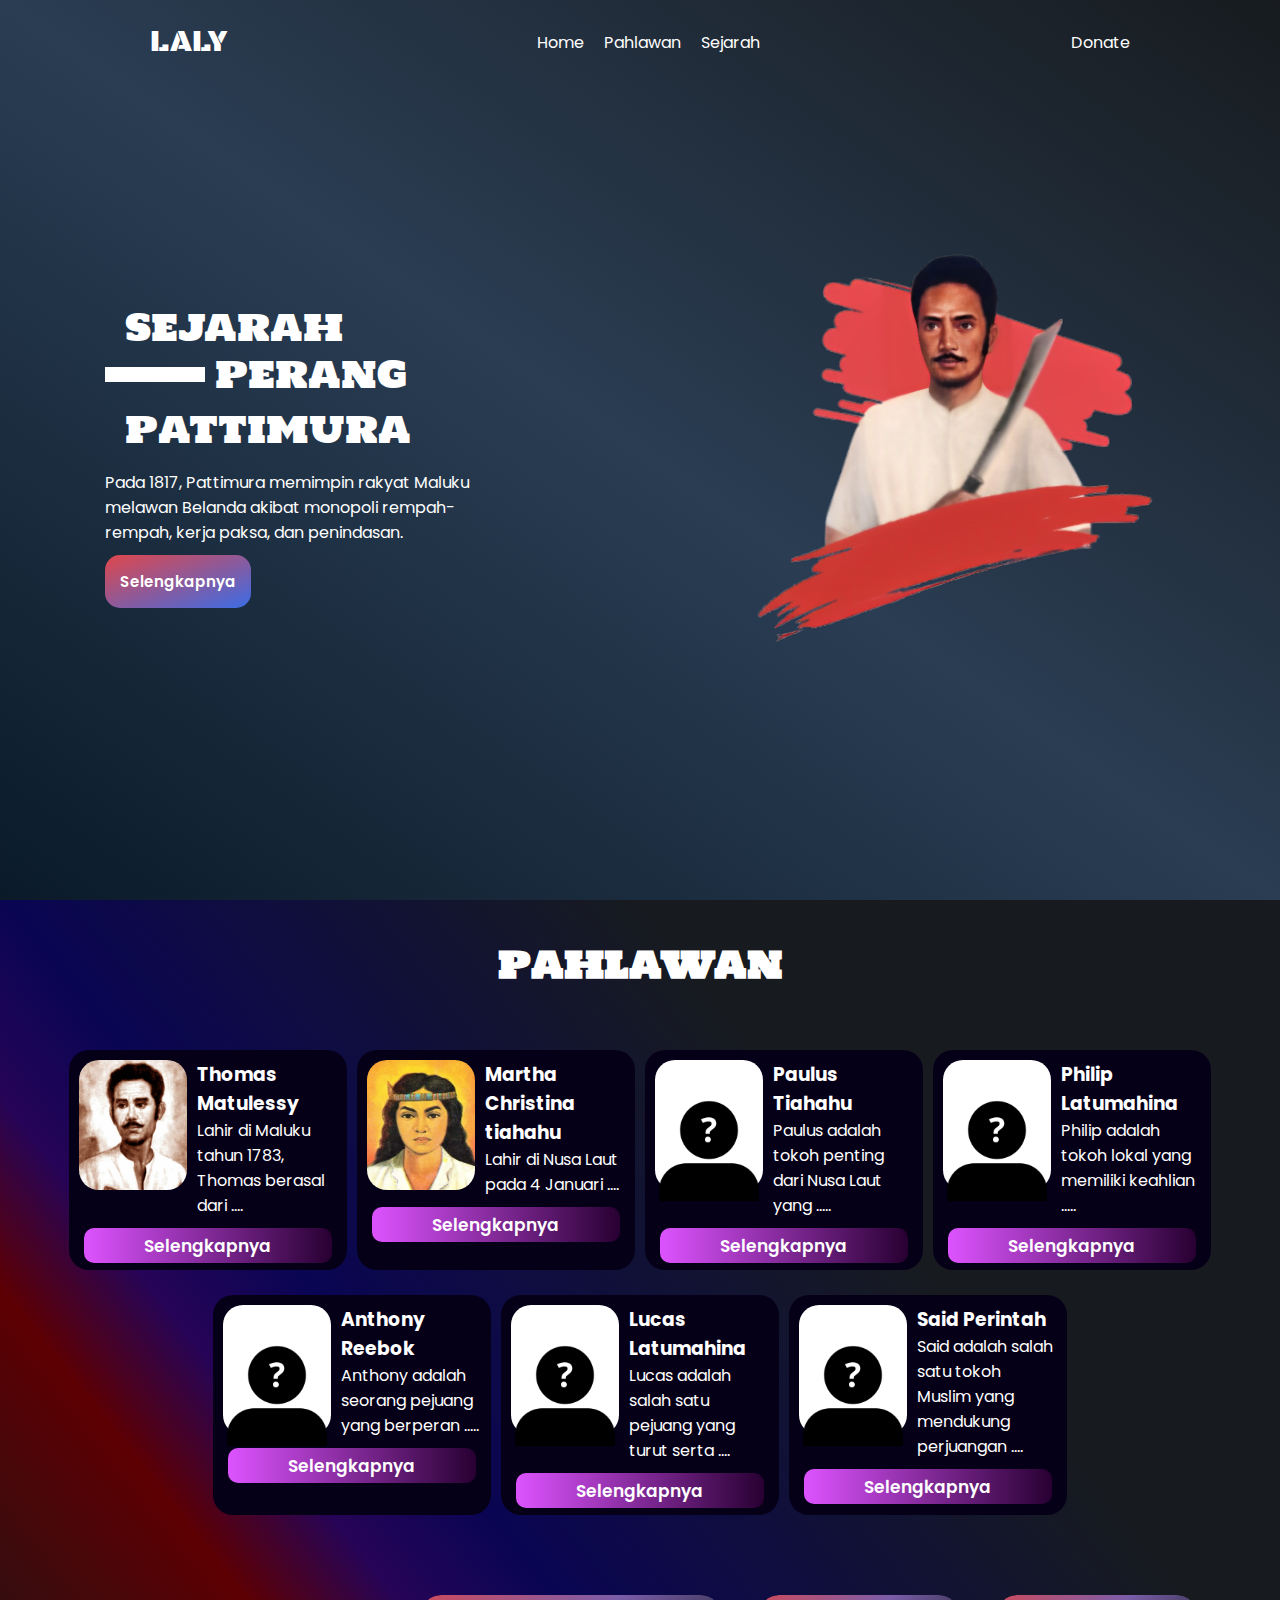
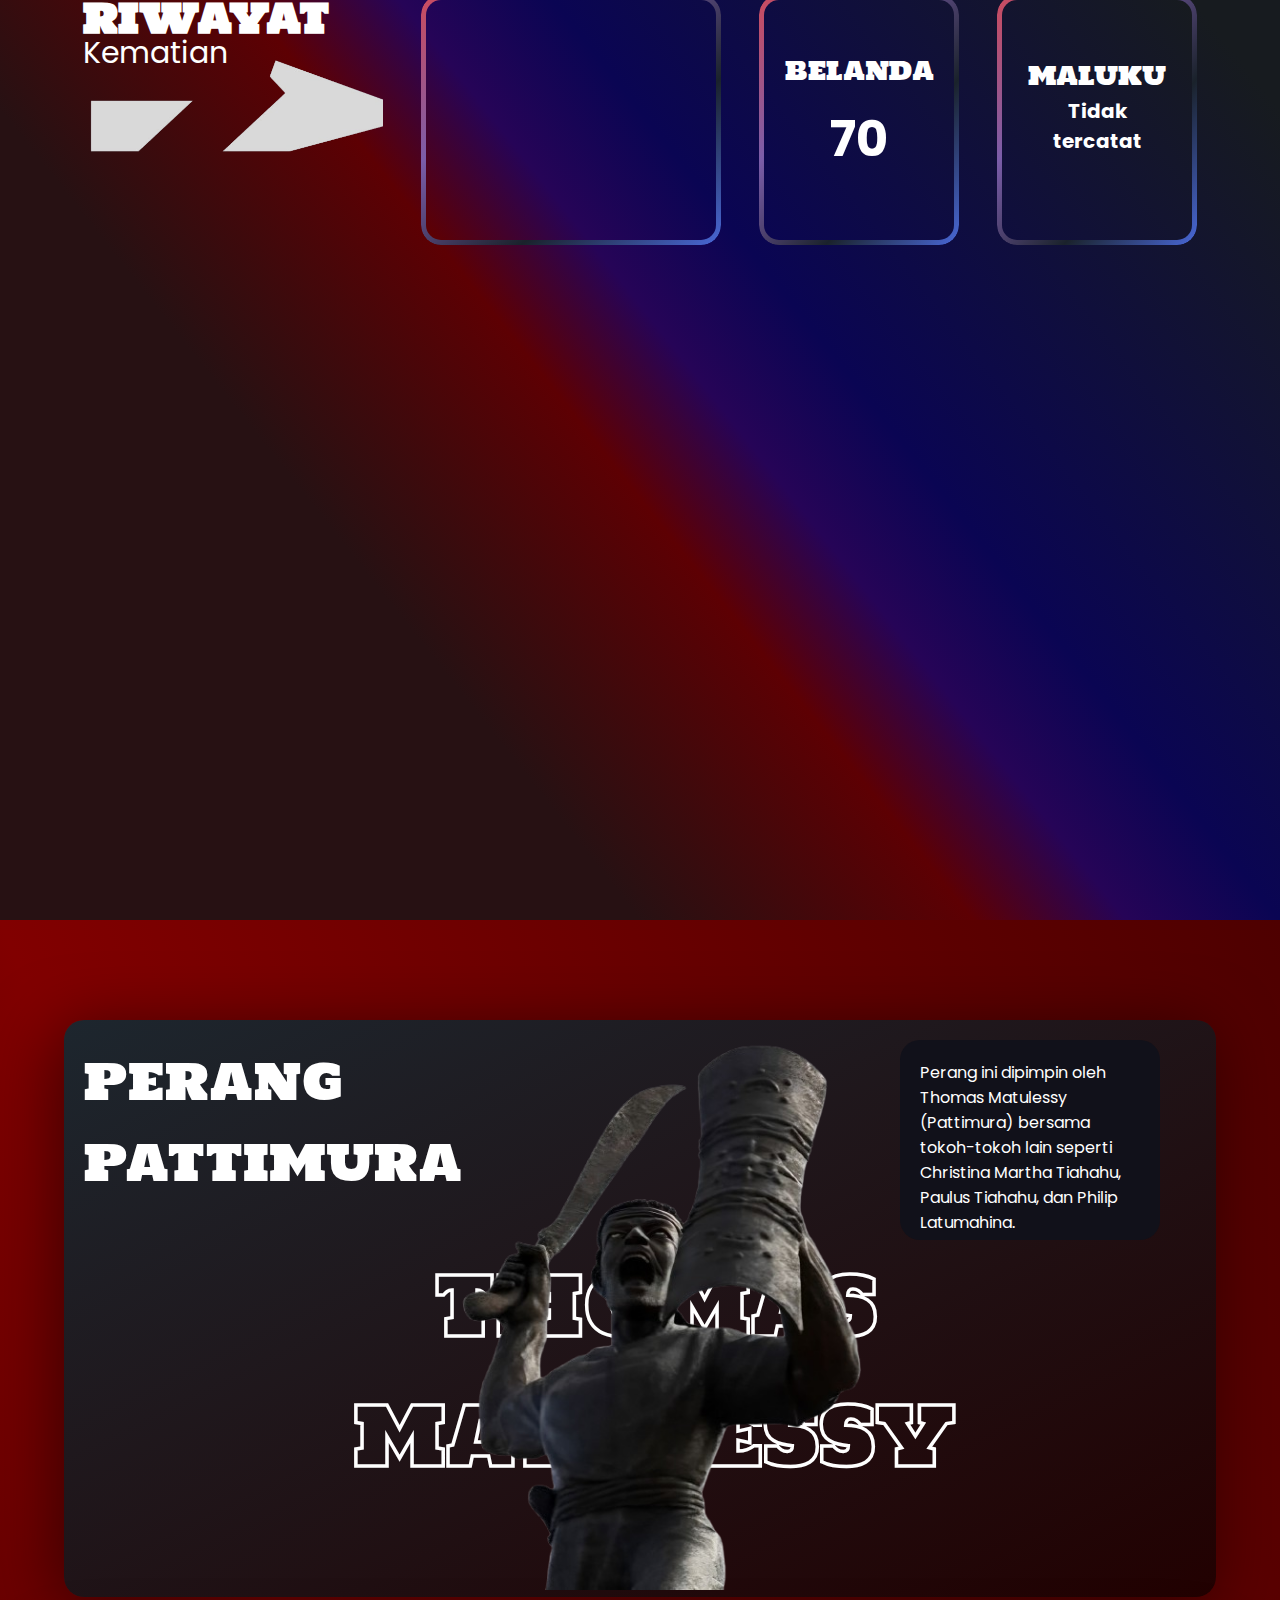
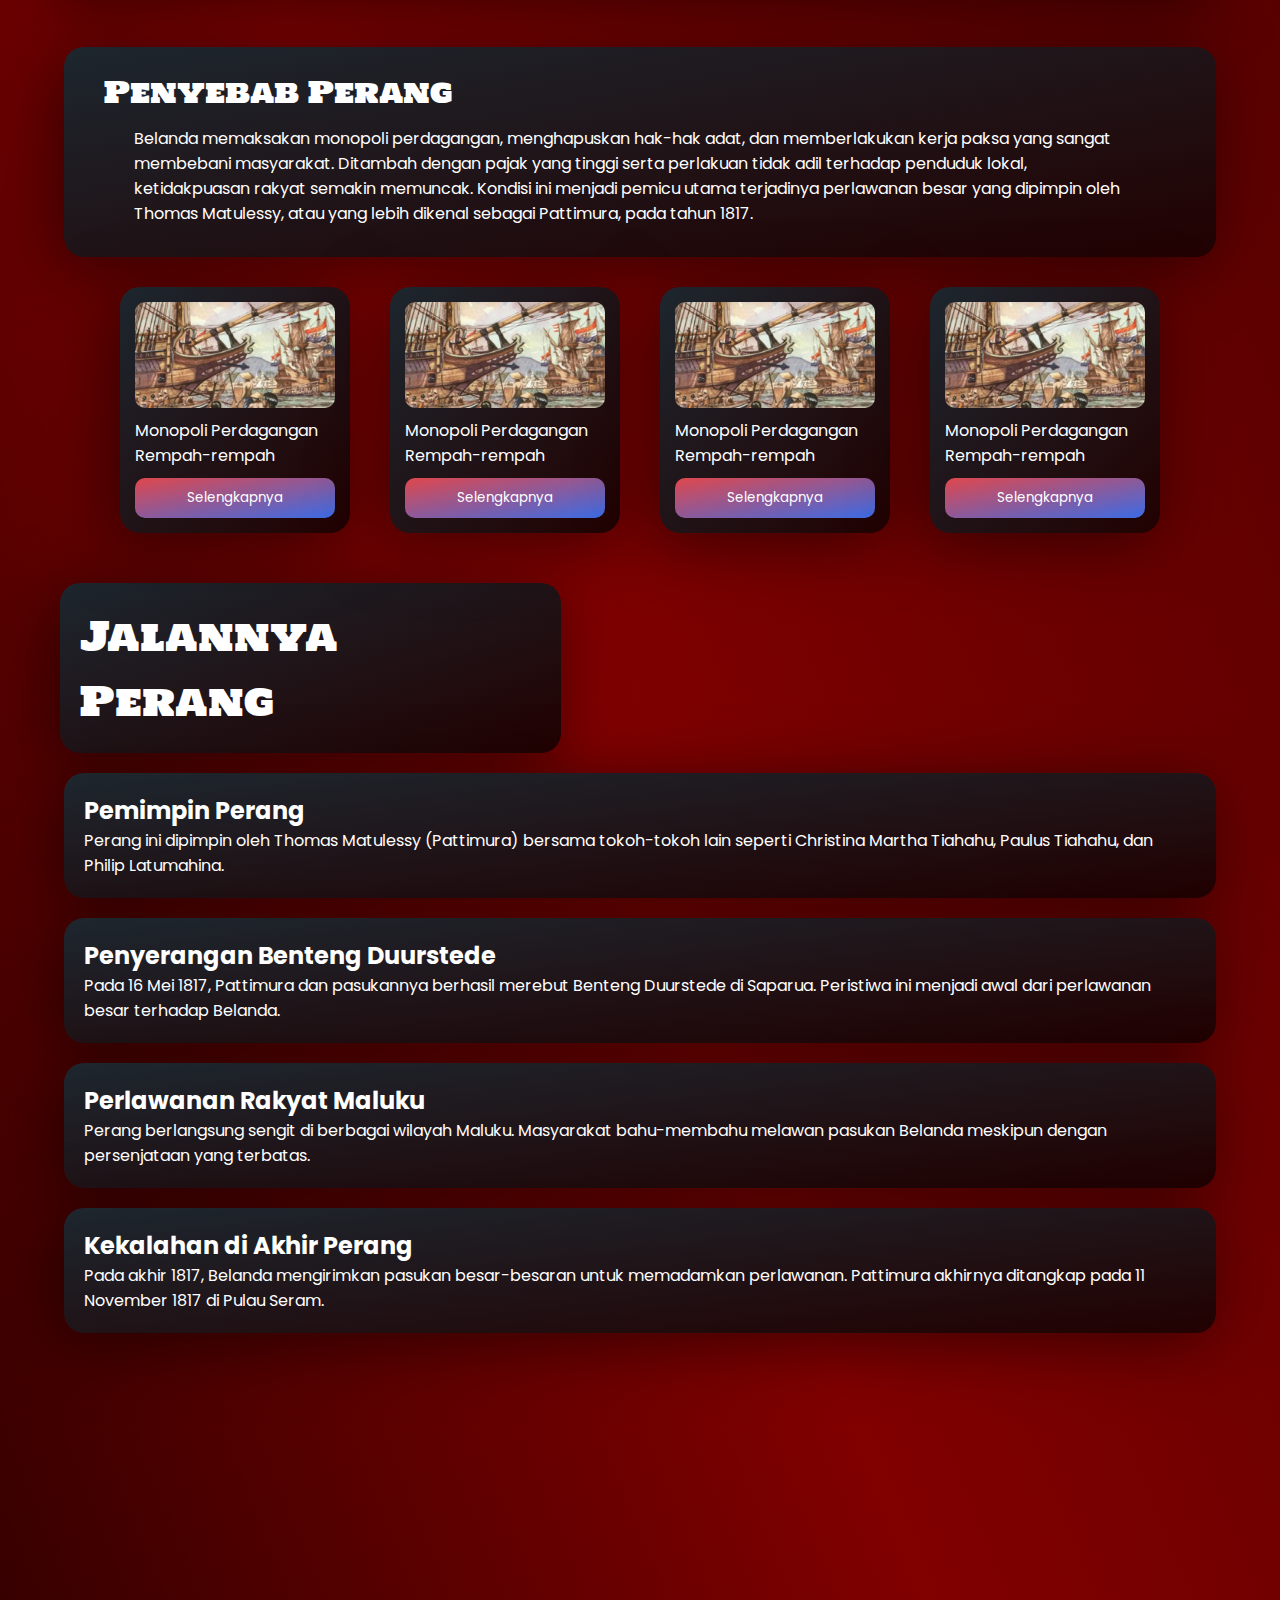
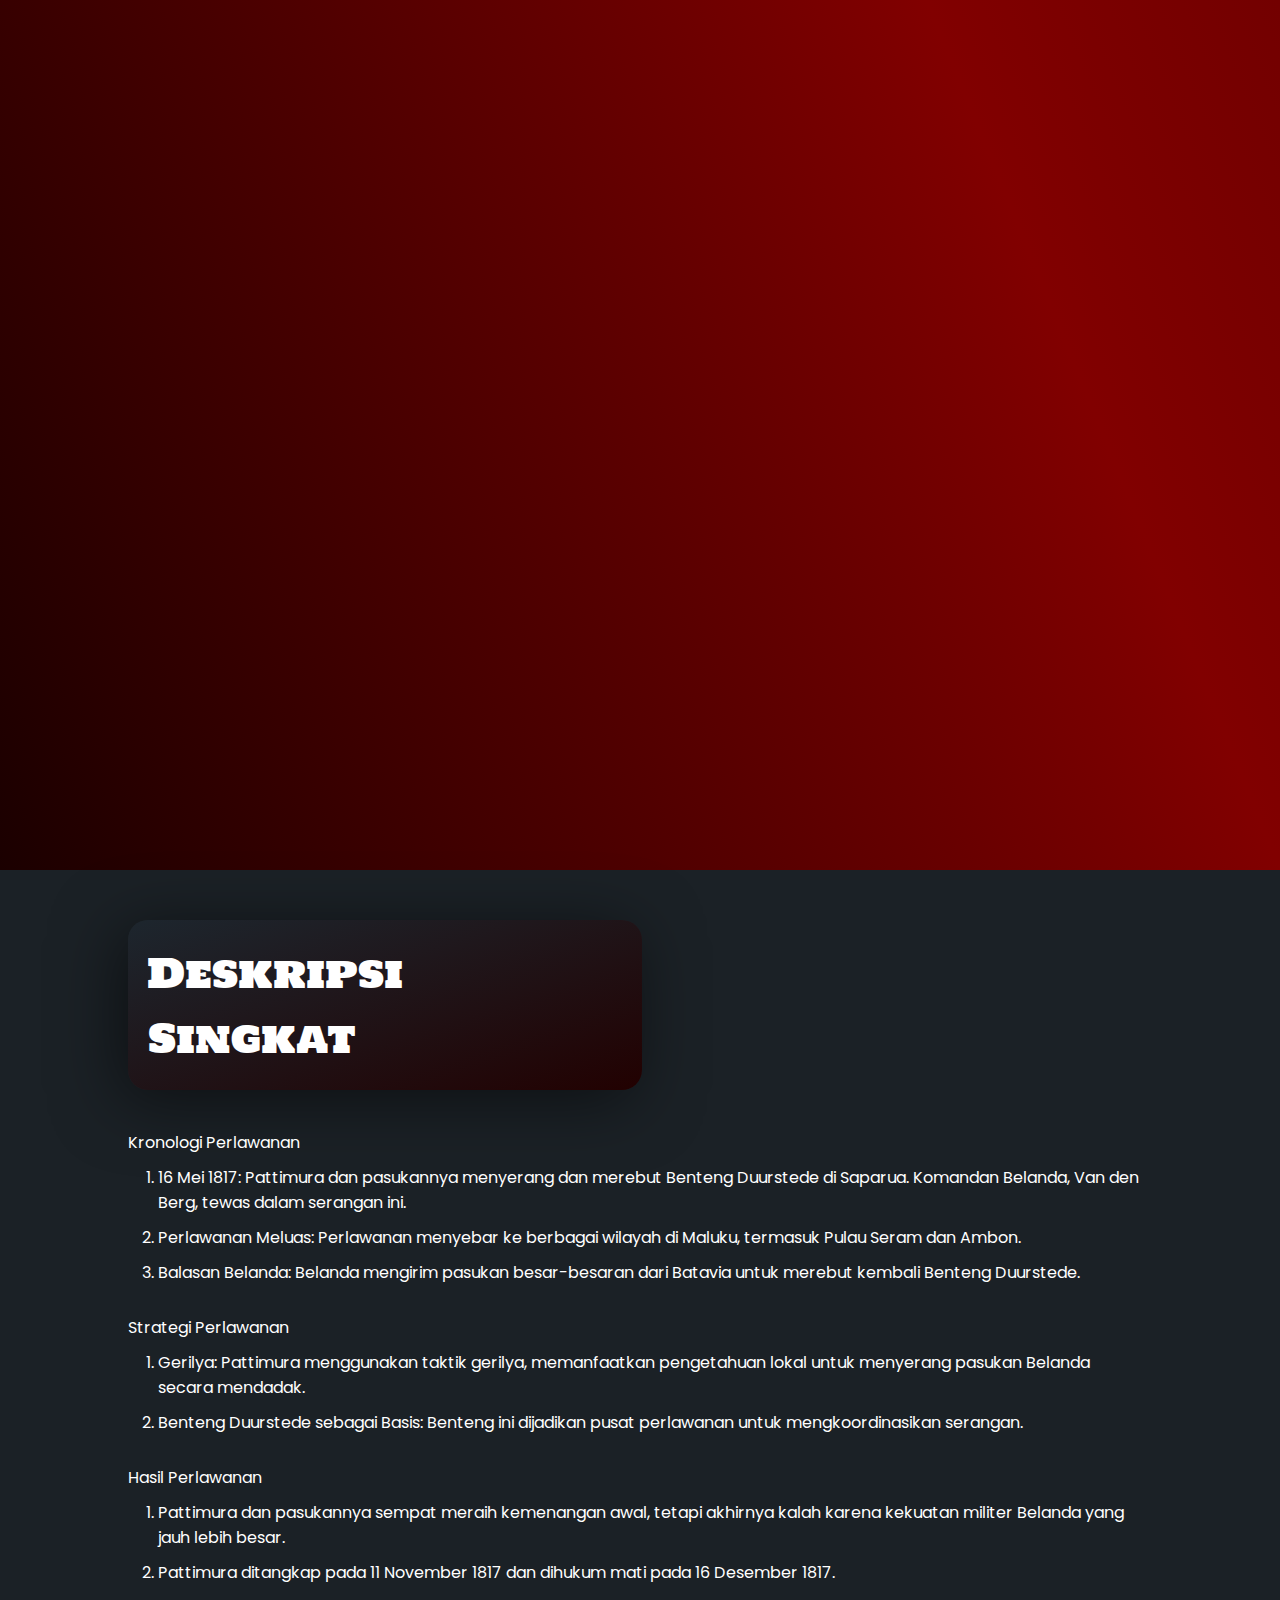
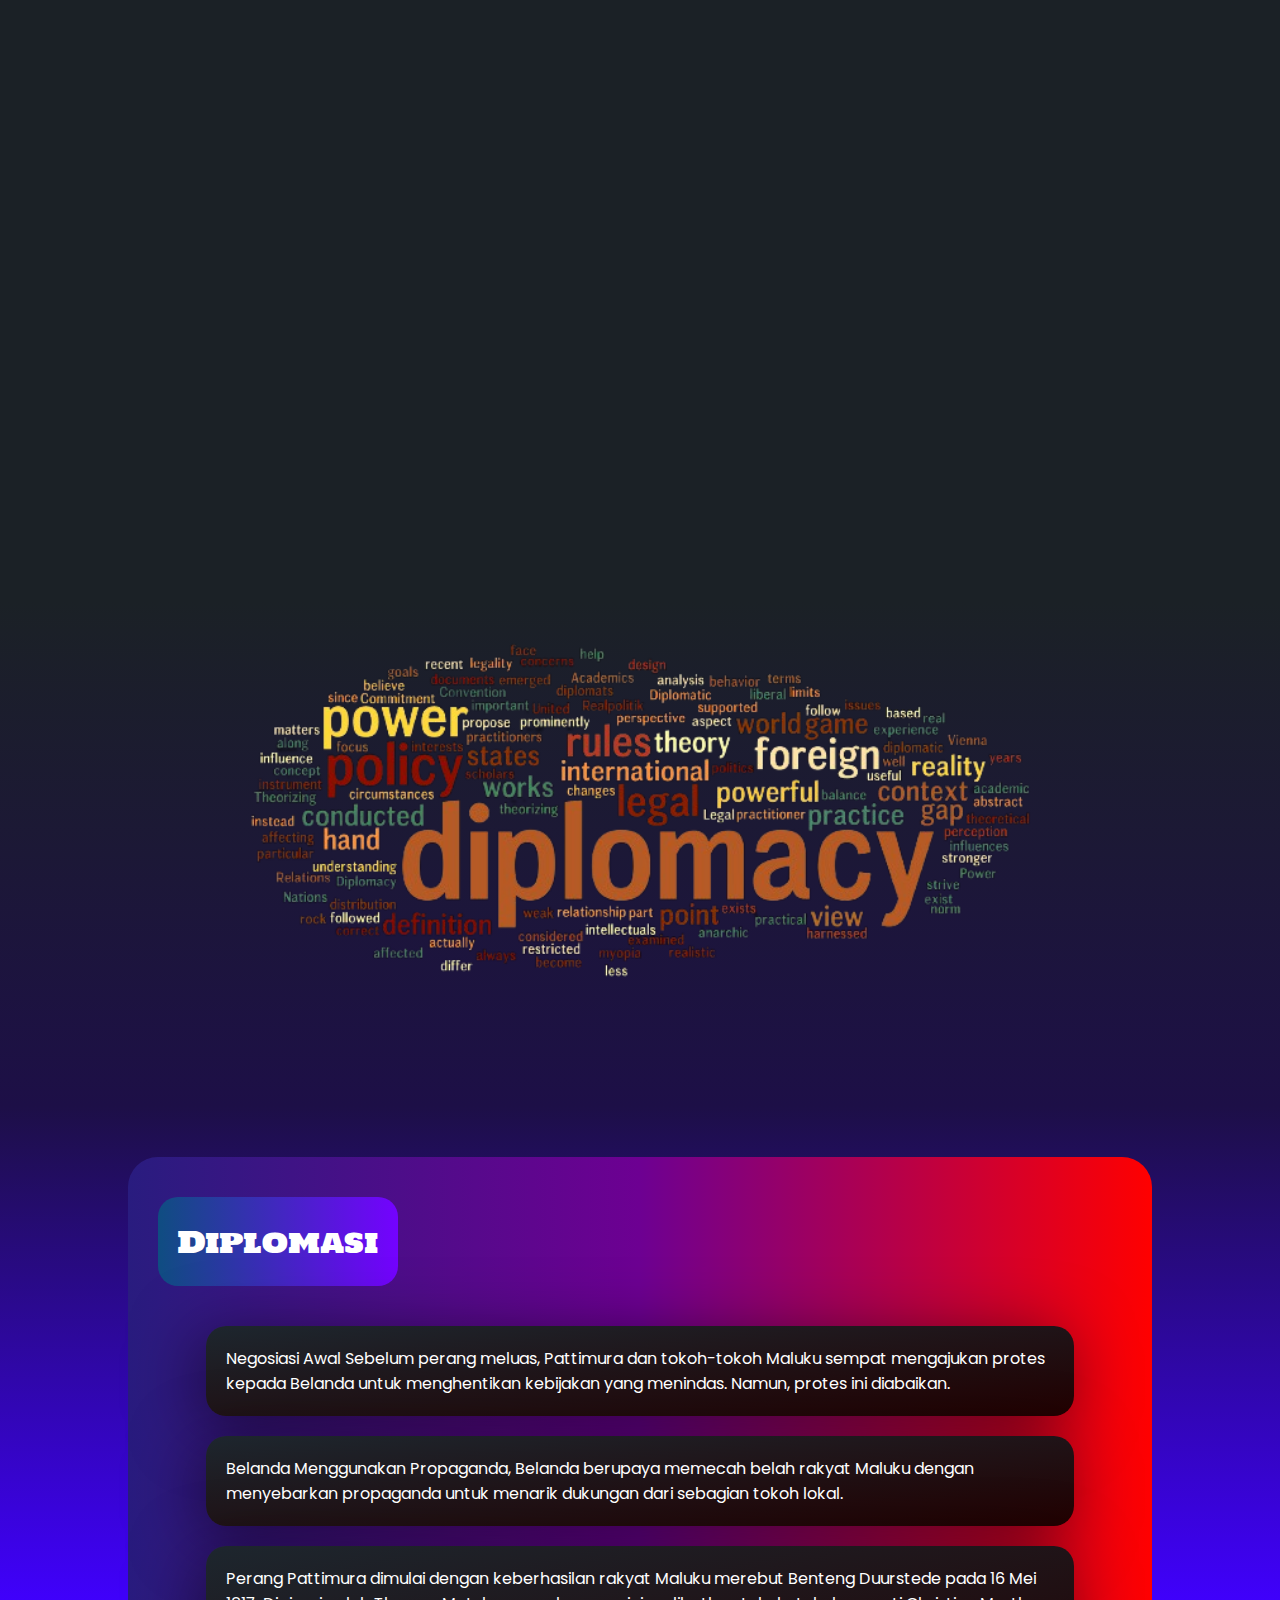
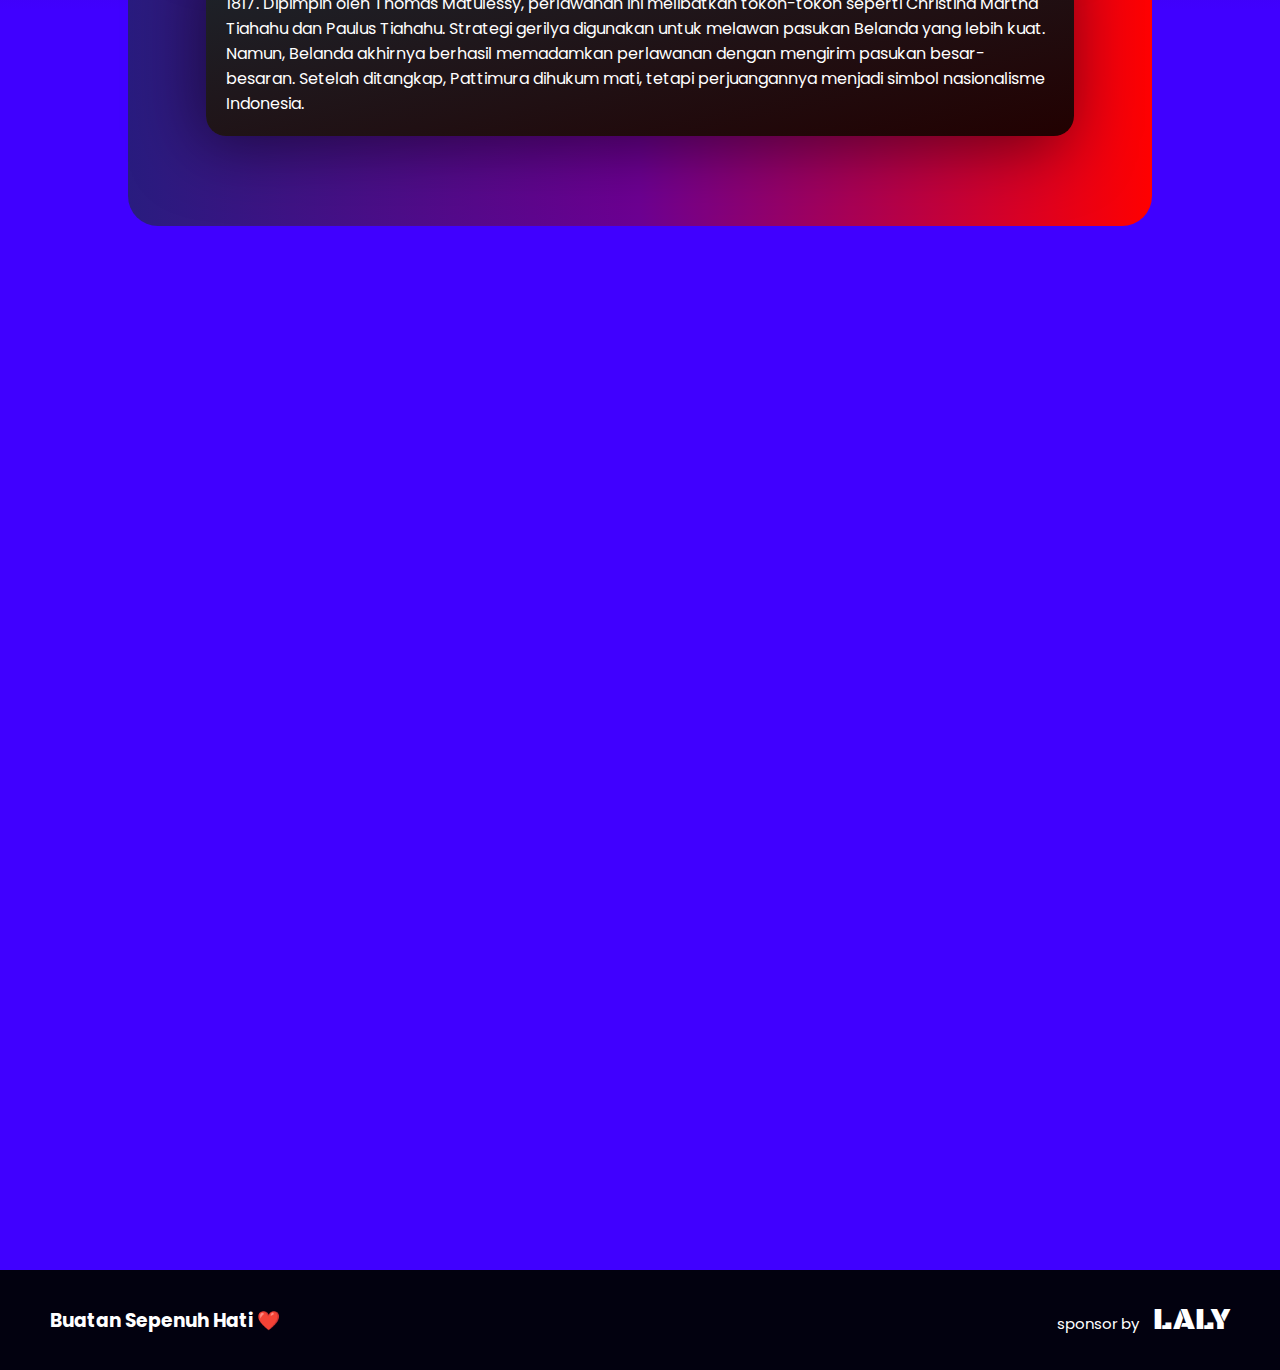
<file: index.html>
<!DOCTYPE html>
<html lang="en">
<head>
    <meta charset="UTF-8">
    <meta name="viewport" content="width=device-width, initial-scale=1.0">
    <link rel="preconnect" href="https://fonts.googleapis.com">
    <link rel="preconnect" href="https://fonts.gstatic.com" crossorigin>
    <link href="https://fonts.googleapis.com/css2?family=Black+Ops+One&family=Holtwood+One+SC&family=Poppins:ital,wght@0,100;0,200;0,300;0,400;0,500;0,600;0,700;0,800;0,900;1,100;1,200;1,300;1,400;1,500;1,600;1,700;1,800;1,900&display=swap" rel="stylesheet">
    <link rel="stylesheet" href="css/style.css">
    <link rel="stylesheet" href="https://cdn.jsdelivr.net/npm/bootstrap-icons@1.11.3/font/bootstrap-icons.min.css">
    <title>Sejarah Perang Pattimura</title>
</head>
<body id="body">
    <h1 class="hp">Maaf Admin Sedang Malas Membuat versi hp</h1>
    <div class="function-latarbelakang" id="latar-belakang">
        <center>
            <div class="container-latarbelakang">
                <h2>LATAR BELAKANG</h2>
                <i class="bi bi-x-lg" style="cursor: pointer;" onclick="closelatarbelakang()"></i>
               <div class="scroller">
                <p>Maluku, yang dikenal sebagai "mutiara dari timur," telah lama menjadi incaran bangsa Eropa karena kekayaan rempah-rempahnya. Sejak abad ke-16, bangsa Portugis, Spanyol, Inggris, dan Belanda berlomba-lomba menguasai wilayah ini. Kedatangan bangsa Eropa tidak hanya membawa perubahan dalam perdagangan tetapi juga berdampak besar pada kehidupan masyarakat Maluku.
                    <br><br><br>
                    Pada awal abad ke-19, Inggris sempat menguasai Maluku di bawah kepemimpinan Thomas Stamford Raffles (1810–1817). Selama masa ini, rakyat Maluku mengalami sedikit kelonggaran. Inggris mengurangi kerja paksa, memberikan kompensasi atas hasil bumi, dan memberi pemuda Maluku kesempatan untuk bekerja di dinas militer mereka. Namun, situasi berubah drastis pada tahun 1817 ketika Belanda kembali mengambil alih Maluku setelah penandatanganan Konvensi London (1814).
                    <br><br><br>
                    Di bawah pemerintahan Belanda, rakyat Maluku menghadapi penindasan yang lebih berat. Belanda memberlakukan monopoli dagang yang ketat, memaksa rakyat menjual hasil panen seperti rempah-rempah, kopi, dan garam dengan harga rendah, sambil membebankan pajak yang berat. Selain itu, kerja paksa diperluas hingga mencakup produksi garam dan pengelolaan kebun. Penindasan ini tidak hanya terbatas pada aspek ekonomi tetapi juga menyentuh kehidupan sosial dan keagamaan masyarakat.
                    <br><br><br>
                    Jumlah pendeta dikurangi oleh pemerintah kolonial, menghambat masyarakat Maluku dalam menjalankan ibadah. Sementara itu, hasil panen yang diambil tanpa pembayaran yang adil memicu protes rakyat. Pada tahun 1817, insiden besar terjadi di Saparua ketika Residen Van den Berg menolak membayar perahu yang dijual oleh masyarakat setempat. Penolakan ini, ditambah sikap arogan dan sewenang-wenang, memicu kemarahan besar di kalangan rakyat.
                    <br><br><br>
                    Belanda semakin memperkuat kendali mereka dengan mendirikan banyak benteng di wilayah Maluku. Namun, tindakan ini justru meningkatkan kebencian rakyat terhadap pemerintah kolonial. Penindasan ekonomi, sosial, dan agama yang berkepanjangan akhirnya mencapai puncaknya dengan perlawanan yang dipimpin oleh Thomas Matulessy, atau Pattimura, pada Mei 1817. Perang Pattimura menjadi simbol perjuangan rakyat Maluku melawan dominasi kolonial untuk merebut kembali kebebasan dan hak mereka.</p>
               </div>
            </div>
        </center>
    </div>
    <nav id="home">
        <div class="logo">LALY</div>
        <ul>
            <li><a href="#home">Home</a></li>
            <li><a href="#pahlawan">Pahlawan</a></li>
            <li><a href="#sejarah">Sejarah</a></li>
        </ul>
        <a href="https://saweria.co/CalonWibu" style="text-decoration: none; color: white;">Donate</a>
    </nav>

    <div class="main-page">
        <div class="main-text">
            <h2 class="judul">sejarah</h2>
            <div class="batang"></div>
            <h2 class="judul judul-perang">perang</h2>
            <h2 class="judul judul-pattimura">pattimura</h2>
            <p>Pada 1817, Pattimura memimpin rakyat Maluku melawan Belanda akibat monopoli rempah-rempah, kerja paksa, dan penindasan.</p>
            <button onclick="latarbelakang()">Selengkapnya</button>
        </div>
        <img src="asset/main-pattimura.png" class="main-img">
    </div>
    <div class="sec-page" id="pahlawan">
            <center>
                <h2 class="pahlawan-tittle">pahlawan</h2>
            </center>
            <center>
                <div class="pahlawan-card-container" >
                    <div class="pahlawan-card">
                        <div class="pahlawan-id">
                        <img src="asset/thomas.jpg" class="pahlawan-img">
                        <div class="pahlawan-text">
                            <h3 class="pahlawan-name">Thomas Matulessy</h3>
                            <p>Lahir di Maluku tahun 1783, Thomas berasal dari ....</p>
                        </div>
                    </div>
                        <button onclick="window.location.href='test/ol.html';">Selengkapnya</button>
                        </div>
                        <div class="pahlawan-card">
                            <div class="pahlawan-id">
                            <img src="asset/christina.png" class="pahlawan-img">
                            <div class="pahlawan-text">
                                <h3 class="pahlawan-name">Martha Christina tiahahu</h3>
                                <p>Lahir di Nusa Laut pada 4 Januari ....</p>
                            </div>
                        </div>
                            <button>Selengkapnya</button>
                            </div>
                            <div class="pahlawan-card">
                                <div class="pahlawan-id">
                                    <div class="pahlawan-img" style="background-color: white;">
                                        <img src="asset/entitas-takdikenal.png">
                                    </div>
                                <div class="pahlawan-text">
                                    <h3 class="pahlawan-name">Paulus Tiahahu</h3>
                                    <p>Paulus adalah tokoh penting dari Nusa Laut yang .....</p>
                                </div>
                            </div>
                                <button>Selengkapnya</button>
                                </div>
                                <div class="pahlawan-card">
                                    <div class="pahlawan-id">
                                        <div class="pahlawan-img" style="background-color: white;">
                                            <img src="asset/entitas-takdikenal.png">
                                        </div>
                                    <div class="pahlawan-text">
                                        <h3 class="pahlawan-name">Philip Latumahina</h3>
                                        <p>Philip adalah tokoh lokal yang memiliki keahlian ..... </p>
                                    </div>
                                </div>
                                    <button>Selengkapnya</button>
                                    </div>
                                    <div class="pahlawan-card">
                                        <div class="pahlawan-id">
                                            <div class="pahlawan-img" style="background-color: white;">
                                                <img src="asset/entitas-takdikenal.png">
                                            </div>
                                        <div class="pahlawan-text">
                                            <h3 class="pahlawan-name">Anthony Reebok</h3>
                                            <p>Anthony adalah seorang pejuang yang berperan .....</p>
                                        </div>
                                    </div>
                                        <button>Selengkapnya</button>
                                        </div>
                                        <div class="pahlawan-card">
                                            <div class="pahlawan-id">
                                                <div class="pahlawan-img" style="background-color: white;">
                                                    <img src="asset/entitas-takdikenal.png">
                                                </div>
                                            <div class="pahlawan-text">
                                                <h3 class="pahlawan-name">Lucas Latumahina</h3>
                                                <p>Lucas adalah salah satu pejuang yang turut serta ....</p>
                                            </div>
                                        </div>
                                            <button>Selengkapnya</button>
                                            </div>
                                            <div class="pahlawan-card">
                                                <div class="pahlawan-id">
                                                    <div class="pahlawan-img" style="background-color: white;">
                                                        <img src="asset/entitas-takdikenal.png">
                                                    </div>
                                                <div class="pahlawan-text">
                                                    <h3 class="pahlawan-name">Said Perintah</h3>
                                                    <p>Said adalah salah satu tokoh Muslim yang mendukung perjuangan ....</p>
                                                </div>
                                            </div>
                                                <button>Selengkapnya</button>
                                                </div>
                               
                </div>
            </center>
        <center>
            <div class="riwayat-kematian-container">
                <div class="riwayat-text">
                    <h2>RIWAYAT</h2>
                    <p>Kematian</p>
                <img src="asset/tandapanah.png">
                </div>
                <div class="border-1"></div>
                <div class="border-2">
                    <h2 style="font-size: 50px; margin-top: 30px;"><span class="judul" style="font-size: 25px;">BELANDA</span><br>70</h2>
                </div>
                <div class="border-2">
                    <h2 style="font-size: 20px; margin-top: 60px;"><span class="judul" style="font-size: 25px;">MALUKU</span><br>Tidak<br>tercatat</h2>
                </div>
            </div>
        </center>
    </div>

    <div class="third-page" id="sejarah">
       <center>
        <div class="materi-container-1">
            <h2 class="judul">PERANG<br>PATTIMURA</h2>
            <img src="asset/patung.png" alt="patung">
            <h3>THOMAS<br>MATULESSY</h3>
            <p>Perang ini dipimpin oleh Thomas Matulessy (Pattimura) bersama tokoh-tokoh lain seperti Christina Martha Tiahahu, Paulus Tiahahu, dan Philip Latumahina.</p>
        </div>
       </center>
       <center>
        <div class="materi-container-2">
            <h2 class="judul">Penyebab Perang</h2>
            <p>Belanda memaksakan monopoli perdagangan, menghapuskan hak-hak adat, dan memberlakukan kerja paksa yang sangat membebani masyarakat. Ditambah dengan pajak yang tinggi serta perlakuan tidak adil terhadap penduduk lokal, ketidakpuasan rakyat semakin memuncak. Kondisi ini menjadi pemicu utama terjadinya perlawanan besar yang dipimpin oleh Thomas Matulessy, atau yang lebih dikenal sebagai Pattimura, pada tahun 1817.</p>
        </div>
       </center>
       <div class="penyebab-container">
        <div class="penyebab-card">
            <img src="asset/monopoli.png" alt="monopoli">
            <p>Monopoli Perdagangan Rempah-rempah</p>
            <button>Selengkapnya</button>
        </div>
        <div class="penyebab-card">
            <img src="asset/monopoli.png" alt="monopoli">
            <p>Monopoli Perdagangan Rempah-rempah</p>
            <button>Selengkapnya</button>
        </div>
        <div class="penyebab-card">
            <img src="asset/monopoli.png" alt="monopoli">
            <p>Monopoli Perdagangan Rempah-rempah</p>
            <button>Selengkapnya</button>
        </div>
        <div class="penyebab-card">
            <img src="asset/monopoli.png" alt="monopoli">
            <p>Monopoli Perdagangan Rempah-rempah</p>
            <button>Selengkapnya</button>
        </div>
       </div>
        <div class="materi-container-3">
            <h2 class="judul">Jalannya Perang</h2>
           </div>
           

           <center>
            <div class="materi-container-4">
                <h2>Pemimpin Perang</h2>
                <p>Perang ini dipimpin oleh Thomas Matulessy (Pattimura) bersama tokoh-tokoh lain seperti Christina Martha Tiahahu, Paulus Tiahahu, dan Philip Latumahina.</p>
           </div>
           <div class="materi-container-4">
            <h2>Penyerangan Benteng Duurstede</h2>
            <p>Pada 16 Mei 1817, Pattimura dan pasukannya berhasil merebut Benteng Duurstede di Saparua. Peristiwa ini menjadi awal dari perlawanan besar terhadap Belanda.</p>
       </div>
       <div class="materi-container-4">
        <h2>Perlawanan Rakyat Maluku</h2>
        <p>Perang berlangsung sengit di berbagai wilayah Maluku. Masyarakat bahu-membahu melawan pasukan Belanda meskipun dengan persenjataan yang terbatas.</p>
   </div>
   <div class="materi-container-4">
    <h2>Kekalahan di Akhir Perang</h2>
    <p>Pada akhir 1817, Belanda mengirimkan pasukan besar-besaran untuk memadamkan perlawanan. Pattimura akhirnya ditangkap pada 11 November 1817 di Pulau Seram.</p>
</div>
           </center>
    </div>
    <div class="fourth-page">
        <center>
            <div class="batassss">
                <div class="materi-container-3 bawahhh">
                    <h2 class="judul">Deskripsi Singkat</h2>
                   </div>
                <p class="judull">Kronologi Perlawanan</p>
                <ol class="tulisannya">
                    <li>16 Mei 1817: Pattimura dan pasukannya menyerang dan merebut Benteng Duurstede di Saparua. Komandan Belanda, Van den Berg, tewas dalam serangan ini.</li>
                    <li>Perlawanan Meluas: Perlawanan menyebar ke berbagai wilayah di Maluku, termasuk Pulau Seram dan Ambon.</li>
                    <li>Balasan Belanda: Belanda mengirim pasukan besar-besaran dari Batavia untuk merebut kembali Benteng Duurstede.</li>
                </ol>
                <p class="judull">Strategi Perlawanan</p>
                <ol class="tulisannya">
                    <li>Gerilya: Pattimura menggunakan taktik gerilya, memanfaatkan pengetahuan lokal untuk menyerang pasukan Belanda secara mendadak.</li>
                    <li>Benteng Duurstede sebagai Basis: Benteng ini dijadikan pusat perlawanan untuk mengkoordinasikan serangan.</li>
                </ol>
                <p class="judull">Hasil Perlawanan</p>
                <ol class="tulisannya">
                    <li>Pattimura dan pasukannya sempat meraih kemenangan awal, tetapi akhirnya kalah karena kekuatan militer Belanda yang jauh lebih besar.</li>
                    <li>Pattimura ditangkap pada 11 November 1817 dan dihukum mati pada 16 Desember 1817.</li>
                </ol>
            </div>
        </center>
    </div>
    <div class="fifth-page">
        <center>
            <img src="asset/diplomasi.png" alt="diplomasi">
            <div class="container-diplomasi">
                <h2 class="judul">Diplomasi</h2>
                <center>
                    <div>
                        <p class="materi-container-4">Negosiasi Awal Sebelum perang meluas, Pattimura dan tokoh-tokoh Maluku sempat mengajukan protes kepada Belanda untuk menghentikan kebijakan yang menindas. Namun, protes ini diabaikan.</p>
                        <p class="materi-container-4">Belanda Menggunakan Propaganda, Belanda berupaya memecah belah rakyat Maluku dengan menyebarkan propaganda untuk menarik dukungan dari sebagian tokoh lokal.</p>
                        <p class="materi-container-4">Perang Pattimura dimulai dengan keberhasilan rakyat Maluku merebut Benteng Duurstede pada 16 Mei 1817. Dipimpin oleh Thomas Matulessy, perlawanan ini melibatkan tokoh-tokoh seperti Christina Martha Tiahahu dan Paulus Tiahahu. Strategi gerilya digunakan untuk melawan pasukan Belanda yang lebih kuat. Namun, Belanda akhirnya berhasil memadamkan perlawanan dengan mengirim pasukan besar-besaran. Setelah ditangkap, Pattimura dihukum mati, tetapi perjuangannya menjadi simbol nasionalisme Indonesia.</p>
                    </div>
                </center>
            </div>
        </center>
    </div>
    <footer>
        <h3>Buatan Sepenuh Hati ❤️</h3>
        <h2><span style="font-family: poppins; font-size: 15px; font-weight: 400; margin-right: 10px;">sponsor by </span><span style="font-weight: 400; font-family: black ops one;">LALY</span></h2>
    </footer>

    <script>
        let latarrbelakang = document.getElementById("latar-belakang");
        let bodys = document.getElementById("body");
        function latarbelakang() {
            latarrbelakang.style.display = "block";
            bodys.style.overflow = "hidden";
        }

        function closelatarbelakang() {
            latarrbelakang.style.display = "none";
            bodys.style.overflowY = "scroll";
        }
    </script>
</body>
</html>
</file>
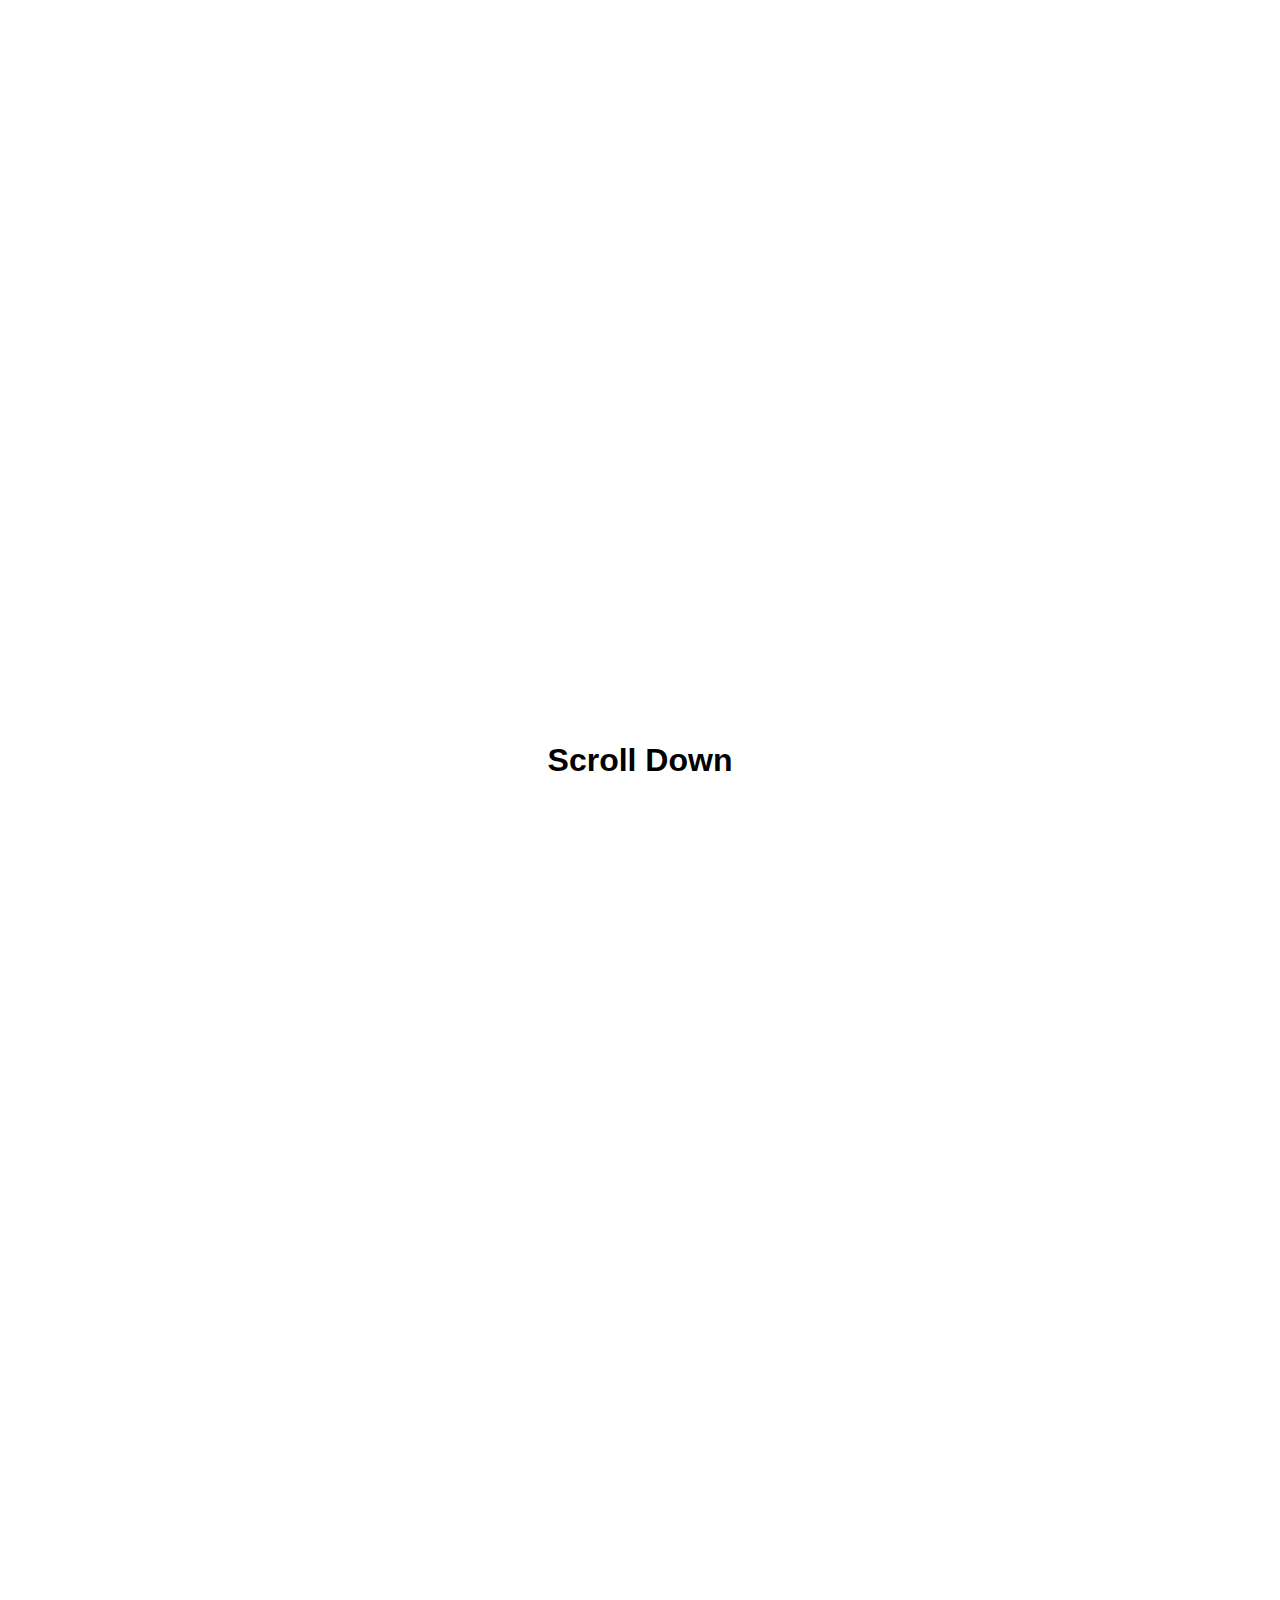
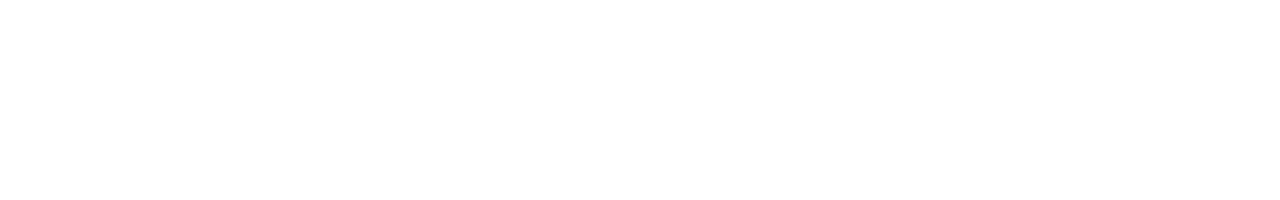
<file: test/rill.html>
<!DOCTYPE html>
<html lang="en">
<head>
  <meta charset="UTF-8">
  <meta name="viewport" content="width=device-width, initial-scale=1.0">
  <title>Animasi Ketika Terlihat dan Mengulang</title>
  <style>
    body {
      font-family: Arial, sans-serif;
      margin: 0;
      padding: 0;
      height: 200vh; /* Untuk membuat halaman lebih panjang */
      display: flex;
      flex-direction: column;
      align-items: center;
      justify-content: center;
    }

    .container {
      text-align: center;
    }

    .box {
      width: 300px;
      height: 100px;
      background-color: lightblue;
      margin-top: 200px;
      opacity: 0;
      transform: translateY(50px);
      transition: opacity 0.5s ease, transform 0.5s ease;
    }

    .box.visible {
      opacity: 1;
      transform: translateY(0);
    }
  </style>
</head>
<body>
  <div class="container">
    <h1>Scroll Down</h1>
    <div class="box">Saya akan muncul dengan animasi!</div>
  </div>
  <script>
    document.addEventListener("DOMContentLoaded", () => {
      const box = document.querySelector('.box');

      const observer = new IntersectionObserver((entries) => {
        entries.forEach(entry => {
          if (entry.isIntersecting) {
            // Tambahkan kelas 'visible' saat elemen terlihat
            box.classList.add('visible');
          } else {
            // Hapus kelas 'visible' saat elemen tidak terlihat
            box.classList.remove('visible');
          }
        });
      });

      observer.observe(box);
    });
  </script>
</body>
</html>
</file>
<file: css/style.css>
*{
    margin: 0;
    padding: 0;
    box-sizing: border-box;
    font-family: 'Poppins', sans-serif;
    /* border: 1px yellow solid; */
}

html {
    scroll-behavior: smooth;
  }
body{
    background-color: rgb(114, 114, 114);
}
button {
    cursor: pointer;
}
body::-webkit-scrollbar {
    display: none; 
    overflow: hidden;
}
nav{
    margin-top: 20px;
    z-index: 1;
    color: white;
    display: flex;
    flex-direction: row;
    justify-content: space-around;
    align-items: center;
}

.logo {
    font-family: black ops one;
    font-size: 30px;
}

ul {
    
    display: flex;
    flex-direction: row;
}

li {
    list-style: none;
    margin: 10px;
}

li a {
    color: white;
    text-decoration: none;
}
.main-page {
    z-index: -1;
    height: 100vh;
    width: 100%;
    position: absolute;
    top: 0;
    background: linear-gradient(
to bottom left, /* Arah gradien dari atas ke bawah */
#171B1F 0%, /* Warna pojok kiri atas */
#2a3d53 50%, /* Warna tengah */
#0A1A29 100% /* Warna pojok kiri bawah */
);

display: flex;
flex-direction: row;
justify-content: space-around;
align-items: center;
}

.judul {
    color: white;
    font-family: "Holtwood One SC", serif;
    font-size: 40px;
    font-weight: 100;
}

.batang {
    background-color: white;
    z-index: 10;
    margin-top: 9px;
    width: 100px;
    margin-left: -20px;
    height: 15px;
    margin-bottom: -42px;
}

.judul-perang {
    margin-left: 90px;
}

.judul-pattimura {
    margin-top: -10px;
}

.main-img {
    width: 400px;
    height: 400px;
}

.main-text p {
    width: 400px;
    margin-top: 10px;
    color: white;
    margin-left: -20px;
}

.main-text button {
    background: linear-gradient(
to bottom right, /* Gradien dari pojok kiri atas ke pojok kanan bawah */
#E0474C, /* Warna awal di pojok kiri atas */
#3B6CE6 /* Warna akhir di pojok kanan bawah */
);
    color: rgb(255, 255, 255);
    font-family: "Poppins", serif;
    font-weight: 600;
    border: none;
    margin-left: -20px;
    font-size: 15px;
    padding: 15px;
    border-radius: 15px;
    margin-top: 10px;
    cursor: pointer;
    transition: background 1s ease;
}

.main-text button:hover {
    transition: background 1s ease;
    background: #E0474C; /* Warna merah mendominasi hingga 90% */

}

/* sec page */

.sec-page {
    z-index: -1;
    height: 180vh;
    width: 100%;
    position: absolute;
    top: 100vh;
    background: linear-gradient(
to top right, /* Arah gradien dari kiri bawah ke kanan atas */
#271113 25%, /* Warna pada posisi 25% */
#5D0003 38%, /* Warna pada posisi 38% */
#260457 44%, /* Warna pada posisi 44% */
#0A0553 50%, /* Warna pada posisi 50% */
#171B1F 75%, /* Warna pada posisi 75% */
#171B1F 88%, /* Warna pada posisi 88% */
#171B1F 100% /* Warna pada posisi 100% */
);
}

.pahlawan-tittle {
    color: white;
    font-family: "Holtwood One SC", serif;
    font-size: 40px;
    margin-top: 30px;
}

.pahlawan-card-container {
margin-top: 50px;
display: flex;
flex-direction: row;
width: 90%;
justify-content: center;
flex-wrap: wrap;
}

.pahlawan-card {
    margin: 5px;
    height: 220px;
    padding: 10px 10px 10px 10px;        
    border-radius: 20px;
    margin-bottom: 20px;
    background-color: #050018;
}
.pahlawan-id {
    display: flex;
    flex-direction: row;
}

.pahlawan-card .pahlawan-img {
width: 108px;
height: 130px;
border-radius: 20px;
}

.pahlawan-img img {
width: 100px;
}
.pahlawan-card .pahlawan-text {
color: white;
margin-left: 10px;
width: 140px;
text-align: left;
}

.pahlawan-text h2 {
font-family: "Holtwood One SC", serif;
}

.pahlawan-card button {
color: white;
font-family: "Poppins", serif;
font-weight: 600;
font-size: 17px;
border: none;
border-radius: 10px;
width: 96%;
margin-top: 10px;
height: 35px;
background: linear-gradient(to right, #DD53FF, #280032);
}

.riwayat-kematian-container {
    display: flex;
    flex-direction: row;
    width: 90%;
    justify-content: space-around;
    background: none;
    margin-top: 50px;
}

.riwayat-kematian-container .riwayat-text {
    color: white;
    text-align: left;
}

.riwayat-kematian-container .riwayat-text h2 {
    font-family: holtwood one sc;
    margin-bottom: -20px;
    font-size: 40px;
}

.riwayat-kematian-container .riwayat-text p {
    font-size: 30px;
    font-family: "Poppins", sans-serif;
    margin-bottom: -20px;
}

.riwayat-kematian-container img {
    width: 300px;
}

.border-1 {
    position: relative; /* Harus relative agar ::before bekerja */
    height: 250px;
    width: 300px;
    border-radius: 20px;
    background: none; /* Warna isi elemen */
    margin-top: 10px;
    z-index: 1;
}

.border-1::before {
    content: '';
    position: absolute;
    top: 0;
    left: 0;
    right: 0;
    bottom: 0;
    border-radius: 20px; /* Radius untuk border gradient */
    background: linear-gradient(to right bottom, #CD4B5D, #7B5DA9, #1A222B, #4968D8); /* Gradient */
    z-index: -1; /* Membuat elemen pseudo di belakang */
    padding: 5px; /* Ketebalan border */
    -webkit-mask: 
        linear-gradient(#fff 0 0) content-box, 
        linear-gradient(#fff 0 0); /* Mask untuk isi */
    -webkit-mask-composite: destination-out;
    mask-composite: exclude;
}

.border-2 {
    position: relative; /* Harus relative agar ::before bekerja */
    height: 250px;
    width: 200px;
    border-radius: 20px;
    background: none; /* Warna isi elemen */
    margin-top: 10px;
    z-index: 1;
    display: flex;
    justify-content: center;
    text-align: center;
}

.border-2 h2 {
    color: white;
}

.border-2::before {
    content: '';
    position: absolute;
    top: 0;
    left: 0;
    right: 0;
    bottom: 0;
    border-radius: 20px; /* Radius untuk border gradient */
    background: linear-gradient(to right bottom, #CD4B5D, #7B5DA9, #1A222B, #4968D8); /* Gradient */
    z-index: -1; /* Membuat elemen pseudo di belakang */
    padding: 5px; /* Ketebalan border */
    -webkit-mask: 
        linear-gradient(#fff 0 0) content-box, 
        linear-gradient(#fff 0 0); /* Mask untuk isi */
    -webkit-mask-composite: destination-out;
    mask-composite: exclude;
}

/* third page */

.third-page {
    z-index: -1;
    height: 350vh;
    width: 100%;
    position: absolute;
    top: 280vh;
    background: linear-gradient(
to top right, /* Arah gradien dari kiri bawah ke kanan atas */
 #1B0000,
 #810000,
 #4E0000
);
}

.materi-container-1 {
    box-shadow: -8px 10px 66px 0px rgba(0,0,0,0.51);
-webkit-box-shadow: -8px 10px 66px 0px rgba(0,0,0,0.51);
-moz-box-shadow: -8px 10px 66px 0px rgba(0,0,0,0.51);
    border-radius: 20px;
    padding: 20px;
    margin-top: 100px;
    z-index: 2;
    display: flex;
    height: 577px;
    flex-direction: row;
    width: 90%;
    background: linear-gradient(
        to bottom right, /* Arah gradien dari kiri bawah ke kanan atas */
        #1D262E,
        #220101
        );
}

.materi-container-1 h2 {
    text-align: left;
    font-family: "Holtwood One SC", serif;
    font-size: 50px;
}

.materi-container-1 h3 {
    position: absolute;
    font-family: "Holtwood One SC", serif;
    font-size: 80px;
    z-index: 1;
    margin-left: 270px;
    margin-top: 200px;
    color: rgba(255, 255, 255, 0);
    -webkit-text-stroke: 1px rgb(255, 255, 255);
}


.materi-container-1 img {
    width: 400px;
    height: 550px;
    z-index: 2;
}

.materi-container-1 p {
    width: 260px;
    padding: 20px;
    border-radius: 20px;
    height: 200px;
    position: absolute;
    right: 120px;
    background-color: #11111A;
    text-align: left;
    color: white;
}


.materi-container-2 {
    box-shadow: -8px 10px 66px 0px rgba(0,0,0,0.51);
-webkit-box-shadow: -8px 10px 66px 0px rgba(0,0,0,0.51);
-moz-box-shadow: -8px 10px 66px 0px rgba(0,0,0,0.51);
    border-radius: 20px;
    padding: 20px;
    margin-top: 50px;
    z-index: 2;
    text-align: left;
    display: flex;
    height: 210px;
    flex-direction: column;
    width: 90%;
    color: white;
    background: linear-gradient(
        to bottom right, /* Arah gradien dari kiri bawah ke kanan atas */
        #1D262E,
        #220101
        );
}

.materi-container-2 h2 {
    font-family: "Holtwood One SC", serif;
    font-size: 30px;
    margin-left: 20px;
}

.materi-container-2 p {
    font-family: 'Poppins', sans-serif;
    width: 90%;
    margin-top: 10px;
    margin-left: 50px;
}

.penyebab-container {
    display: flex;
    flex-direction: row;
    justify-content: center;
    gap: 40px;
    margin-top: 30px;
}

.penyebab-card {
    background: linear-gradient(
        to bottom right, /* Arah gradien dari kiri bawah ke kanan atas */
        #1D262E,
        #220101
        );
    display: flex;
    flex-direction: column;
    padding: 15px;
    border-radius: 20px;
    box-shadow: -8px 10px 66px 0px rgba(0,0,0,0.51);
    -webkit-box-shadow: -8px 10px 66px 0px rgba(0,0,0,0.51);
    -moz-box-shadow: -8px 10px 66px 0px rgba(0,0,0,0.51);
}

.penyebab-card img {
    width: 200px;
    margin-bottom: 10px;
    border-radius: 10px;
}

.penyebab-card p {
    width: 200px;
    color: white;
    margin-bottom: 10px;
}

.penyebab-card button {
    background: linear-gradient(
        to bottom right, /* Gradien dari pojok kiri atas ke pojok kanan bawah */
        #E0474C, /* Warna awal di pojok kiri atas */
        #3B6CE6 /* Warna akhir di pojok kanan bawah */
        );
    
    color: white;
    border:  none;
    border-radius: 10px;
    padding: 10px;
}


.materi-container-3 {
    box-shadow: -8px 10px 66px 0px rgba(0,0,0,0.51);
-webkit-box-shadow: -8px 10px 66px 0px rgba(0,0,0,0.51);
-moz-box-shadow: -8px 10px 66px 0px rgba(0,0,0,0.51);
    border-radius: 20px;
    padding: 20px;
    margin-top: 50px;
    z-index: 2;
    text-align: left;
    width: 501px;
    margin-left: 60px;
    display: flex;
    flex-direction: column;
    color: white;
    background: linear-gradient(
        to bottom right, /* Arah gradien dari kiri bawah ke kanan atas */
        #1D262E,
        #220101
        );
}


.materi-container-4 {
    box-shadow: -8px 10px 66px 0px rgba(0,0,0,0.51);
-webkit-box-shadow: -8px 10px 66px 0px rgba(0,0,0,0.51);
-moz-box-shadow: -8px 10px 66px 0px rgba(0,0,0,0.51);
    border-radius: 20px;
    padding: 20px;
    margin-top: 20px;
    z-index: 2;
    display: flex;
    flex-direction: column;
    color: white;
    width: 90%;
    text-align: left;
    background: linear-gradient(
        to bottom right, /* Arah gradien dari kiri bawah ke kanan atas */
        #1D262E,
        #220101
        );
}

.fourth-page {
    position: absolute;
    width: 100%;
    height: 120vh;
    top: 630vh;
    background-color: #1B2126;
}

.batassss  {
    text-align: left;
    width: 80%;
}

.bawahhh {
    font-size: 20px;
    margin-bottom: 40px;
    width: 514px;
    margin-left: 0;
}

.fourth-page p {
    color: white;

}

.judull {
    margin-top: 30px;
}

.tulisannya {
    margin-left: 20px;
    color: white;
}

.tulisannya li {
    list-style-type: decimal; /* Tampilkan angka */

}

.fifth-page {
    z-index: -1;
    height: 280vh;
    width: 100%;
    position: absolute;
    top: 750vh;
    background: linear-gradient(
to bottom, /* Arah gradien dari kiri bawah ke kanan atas */
#1B2126 10%,
#1D0F47 30%, /* Warna pada posisi 38% */ /* Warna pada posisi 44% */
#4000ff 50% /* Warna pada posisi 50% */
);

}

.fifth-page img {
    width: 800px;
    margin-top: 200px;
}

.fifth-page .container-diplomasi {
    background: linear-gradient(
        to right,
        #291C7F,
        #6D0092,
        #FF0000
        );
    padding: 40px 30px 90px 30px;
    width: 80%;
    border-radius: 30px;
    text-align: left;
    margin-top: 100px;

}

.container-diplomasi h2 {
    background: linear-gradient(
    to right,
    #0F4D81,
    #7402FF
    );
    font-size: 30px;
    margin-bottom: 40px;
    width: 240px;
    border-radius: 20px;
    padding: 20px;
    margin-left: 0;
}

.container-diplomasi p {
    width: 90%;
}

footer {
    position: absolute;
    top: 1030vh;
    background-color: #02010F;
    height: 100px;
    width: 100%;
    display: flex;
    flex-direction: row;
    align-items: center;
    justify-content: space-between;
}

footer h3 {
    color: white;
    margin-left: 50px;
}

footer h2 {
    margin-right: 50px;
    color: white;
    font-family: black ops one;
    font-size: 30px;

}


/* //////////////////////////////////////// function ////////////////////////////// */

.function-latarbelakang {
    display: none;
    color: white;
    position: absolute;
    background-color: #000000a4;
    width: 100%;
    height: 100vh;
    top: 0;
}

.container-latarbelakang {
    background-color: #263340ec;
    width: 80%;
    padding: 30px;
    margin-top: 20px;
    text-align: left;
    border-radius: 20px;
}

.scroller {
    overflow: scroll;
    overflow-x: hidden;
    height: 70vh;
}

.scroller::-webkit-scrollbar {
    background: none;
}

.scroller::-webkit-scrollbar-thumb {
    background-color: rgb(82, 82, 82);
    border-radius: 20px;
}
.container-latarbelakang h2 {
    font-family: holtwood one sc;
    font-weight: 300;
    margin-bottom: 20px;
}

.container-latarbelakang i {
    float: right;
    margin-top: -60px;
    margin-right: 10px;
    font-size: 20px;
}

@media screen and (max-width: 768px) {
    nav {
        display: none;
    }

    .main-page {
        display: none;
    }

    .sec-page {
        display: none;

    }

    .third-page {
        display: none;

    }

    .fourth-page {
        display: none;

    }

    .fifth-page {
        display: none;

    }

    body {
        background-color: red;
    }

    .hp {
        display: block;
        color: white;
    }
}

@media screen and (min-width: 769px) {
    .hp {
        display: none;
    }
}
</file>
